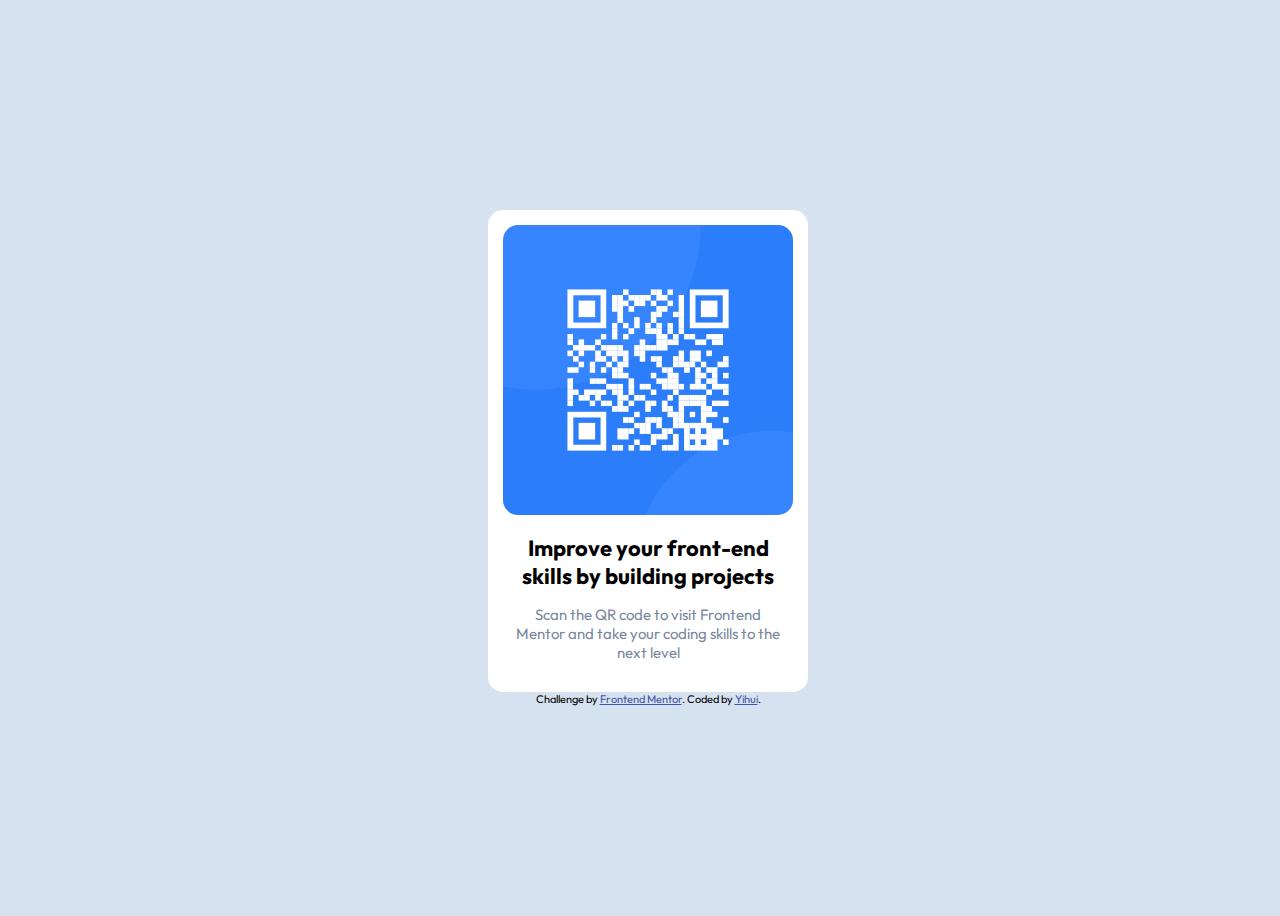
<file: 1-qr-code-component-main/index.html>
<!DOCTYPE html>
<html lang="en">
  <head>
    <meta charset="UTF-8" />
    <meta name="viewport" content="width=device-width, initial-scale=1.0" />
    <!-- displays site properly based on user's device -->

    <link rel="preconnect" href="https://fonts.googleapis.com" />
    <link rel="preconnect" href="https://fonts.gstatic.com" crossorigin />
    <link href="https://fonts.googleapis.com/css2?family=Outfit:wght@400;700&display=swap" rel="stylesheet" />

    <link rel="icon" type="image/png" sizes="32x32" href="./images/favicon-32x32.png" />
    <link rel="stylesheet" type="text/css" href="./style.css" />

    <title>Frontend Mentor | QR code component</title>
  </head>
  <body>
    <div class="container">
      <div class="main-wrapper">
        <div class="qr-code-wrapper">
          <img src="./images/image-qr-code.png" class="qr-code-image" />
        </div>
        <div class="text-wrapper">
          <p class="text-title">Improve your front-end skills by building projects</p>
          <p class="text-main">
            Scan the QR code to visit Frontend Mentor and take your coding skills to the next level
          </p>
        </div>
      </div>
      <div class="attribution">
        Challenge by <a href="https://www.frontendmentor.io?ref=challenge" target="_blank">Frontend Mentor</a>. Coded by
        <a href="https://github.com/Huizz">Yihui</a>.
      </div>
    </div>
  </body>
</html>
</file>
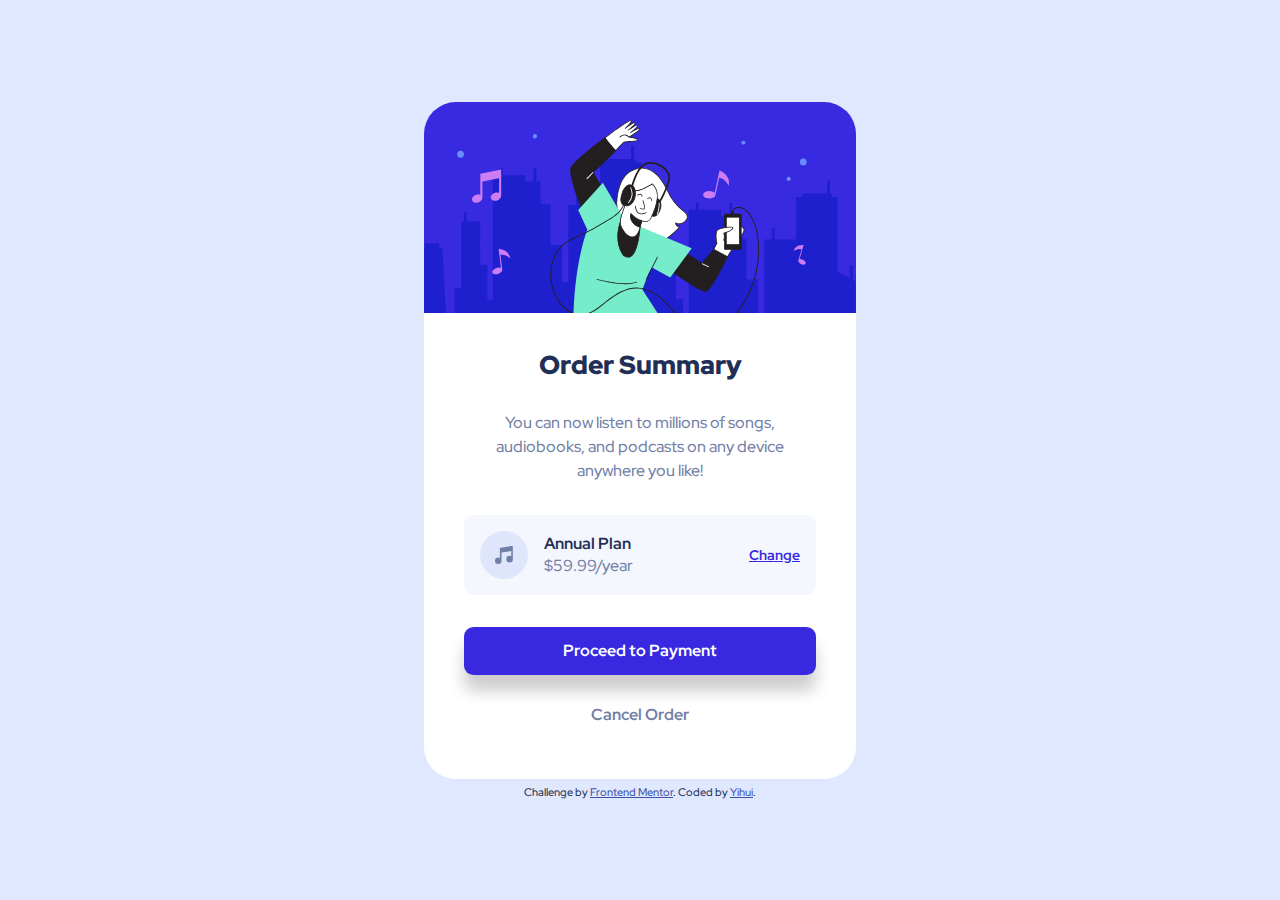
<file: 2-order-summary-component-main/index.html>
<!DOCTYPE html>
<html lang="en">
  <head>
    <meta charset="UTF-8" />
    <meta name="viewport" content="width=device-width, initial-scale=1.0" />
    <!-- displays site properly based on user's device -->

    <link rel="icon" type="image/png" sizes="32x32" href="./images/favicon-32x32.png" />
    <link rel="stylesheet" type="text/css" href="./style.css" />

    <title>Frontend Mentor | Order summary card</title>
    <style></style>
  </head>
  <body>
    <main class="main--container">
      <header class="hero--container">
        <img class="image--hero" src="./images/illustration-hero.svg" alt="A person listening to music" />
      </header>
      <div class="order-wrapper">
        <h1 class="order-title">Order Summary</h1>

        <p class="order-description">
          You can now listen to millions of songs, audiobooks, and podcasts on any device anywhere you like!
        </p>

        <div class="order-charges">
          <img src="./images/icon-music.svg" alt="music icon" />
          <div class="order-charges--description">
            <p class="order-charges--type">Annual Plan</p>
            <p class="order-charges--price">$59.99/year</p>
          </div>
          <div>
            <a class="order-charges--action" href="#">Change</a>
          </div>
        </div>

        <div class="order-cta">
          <button class="order-cta--proceed">Proceed to Payment</button>
          <button class="order-cta--cancel">Cancel Order</button>
        </div>
      </div>
    </main>

    <footer class="attribution">
      Challenge by <a href="https://www.frontendmentor.io?ref=challenge" target="_blank">Frontend Mentor</a>. Coded by
      <a href="https://github.com/Huizz">Yihui</a>.
    </footer>
  </body>
</html>
</file>
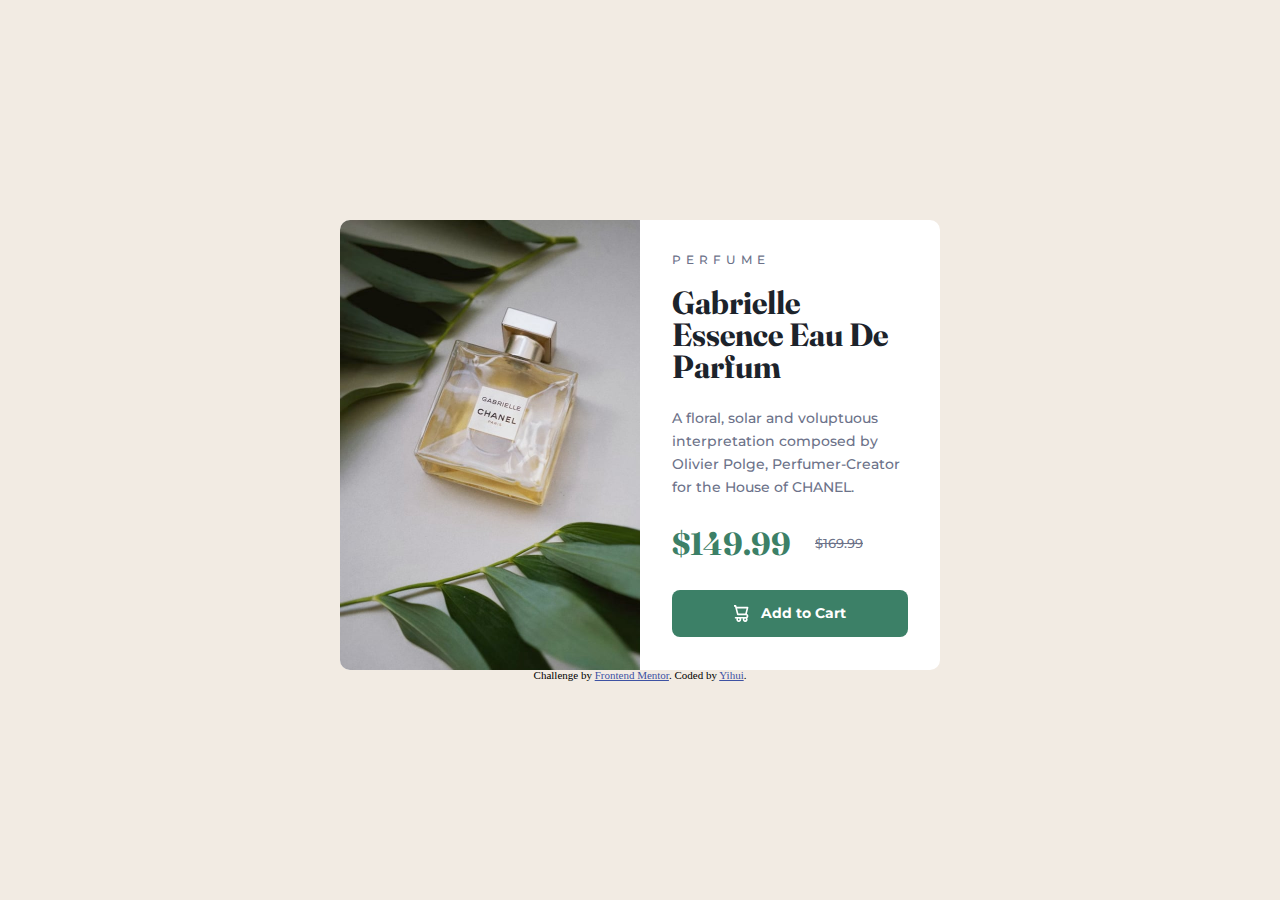
<file: 4-product-preview-card-component/index.html>
<!DOCTYPE html>
<html lang="en">
  <head>
    <meta charset="UTF-8" />
    <meta name="viewport" content="width=device-width, initial-scale=1.0" />
    <!-- displays site properly based on user's device -->

    <link rel="icon" type="image/png" sizes="32x32" href="./images/favicon-32x32.png" />
    <link rel="stylesheet" type="text/css" href="./style.css" />

    <title>Frontend Mentor | Product preview card component</title>
  </head>
  <body class="main-wrapper">
    <main>
      <div class="product-container">
        <img class="product__image" alt="Perfume bottle" />
        <div class="product__main">
          <p class="product__category">Perfume</p>
          <p class="product__name">Gabrielle Essence Eau De Parfum</p>
          <p class="product__description">
            A floral, solar and voluptuous interpretation composed by Olivier Polge, Perfumer-Creator for the House of
            CHANEL.
          </p>
          <div class="product-price">
            <p class="product-price__sale">$149.99</p>
            <p class="product-price__original">$169.99</p>
          </div>
          <button class="product-cta">
            <img class="product-cta__icon" src="./images/icon-cart.svg" alt="" />
            <p class="product-cta__text">Add to Cart</p>
          </button>
        </div>
      </div>
    </main>

    <footer class="attribution">
      Challenge by <a href="https://www.frontendmentor.io?ref=challenge" target="_blank">Frontend Mentor</a>. Coded by
      <a href="https://github.com/Huizz">Yihui</a>.
    </footer>
  </body>
</html>
</file>
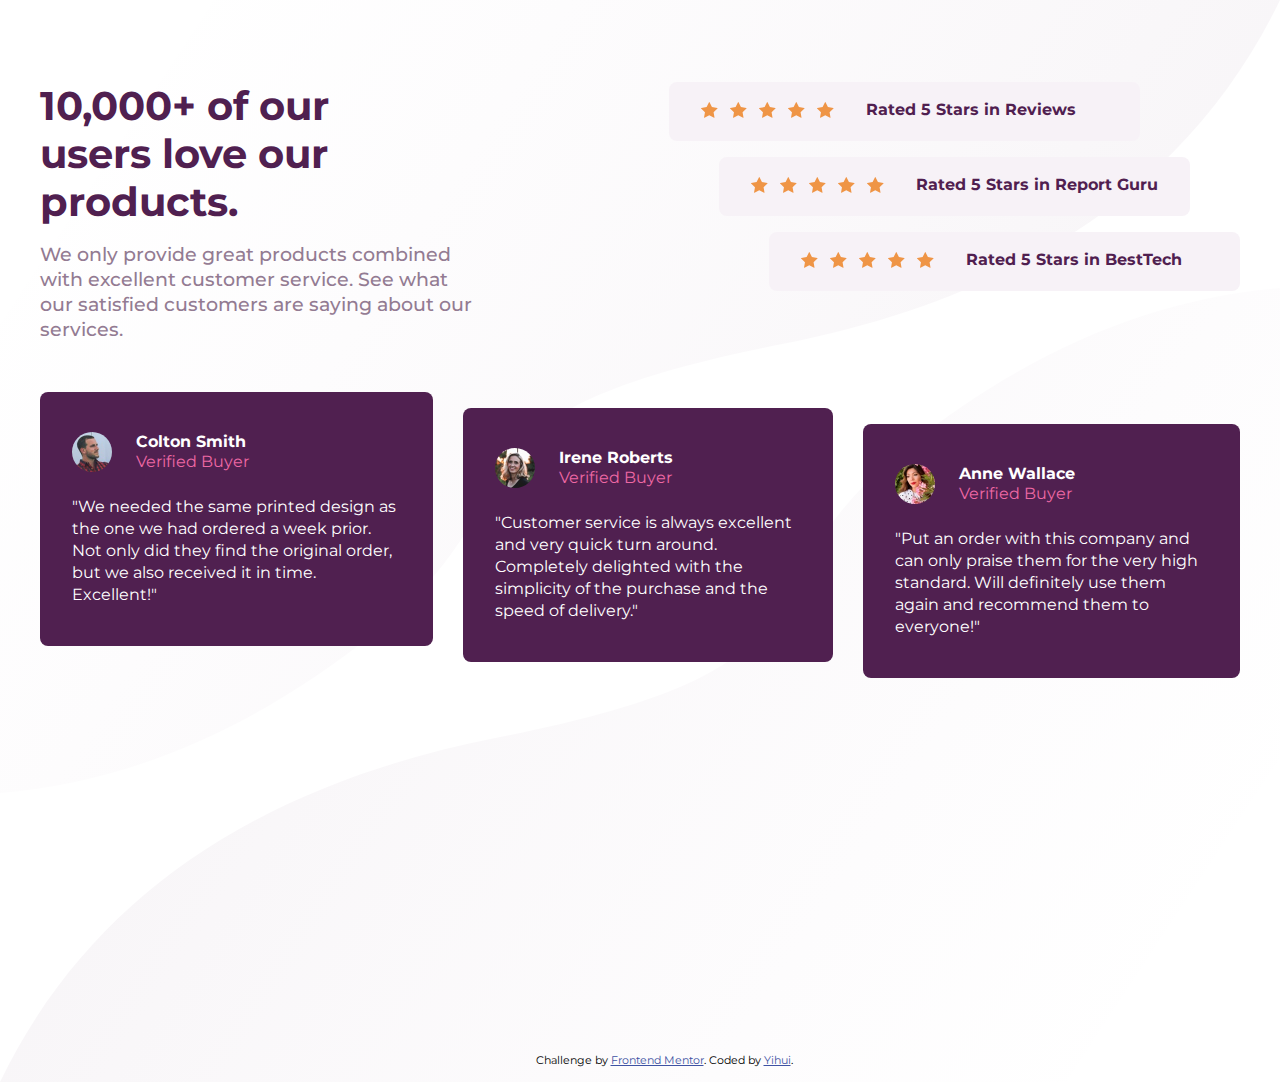
<file: 5-social-proof-section-master/index.html>
<!DOCTYPE html>
<html lang="en">
  <head>
    <meta charset="UTF-8" />
    <meta name="viewport" content="width=device-width, initial-scale=1.0" />
    <!-- displays site properly based on user's device -->

    <link rel="icon" type="image/png" sizes="32x32" href="./images/favicon-32x32.png" />
    <link rel="stylesheet" type="text/css" href="./style.css" />

    <title>Frontend Mentor | Social proof section</title>
  </head>
  <body>
    <main>
      <div class="main-wrapper">
        <div class="description">
          <div class="description__text">
            <h1>10,000+ of our users love our products.</h1>

            <p class="description__subtitle">
              We only provide great products combined with excellent customer service. See what our satisfied customers
              are saying about our services.
            </p>
          </div>

          <div class="ratings">
            <article class="rating__item">
              <div class="rating__level">
                <img src="./images/icon-star.svg" alt="star" />
                <img src="./images/icon-star.svg" alt="star" />
                <img src="./images/icon-star.svg" alt="star" />
                <img src="./images/icon-star.svg" alt="star" />
                <img src="./images/icon-star.svg" alt="star" />
              </div>
              <h2>Rated 5 Stars in Reviews</h2>
            </article>
            <article class="rating__item">
              <div class="rating__level">
                <img src="./images/icon-star.svg" alt="star" />
                <img src="./images/icon-star.svg" alt="star" />
                <img src="./images/icon-star.svg" alt="star" />
                <img src="./images/icon-star.svg" alt="star" />
                <img src="./images/icon-star.svg" alt="star" />
              </div>
              <h2>Rated 5 Stars in Report Guru</h2>
            </article>
            <article class="rating__item">
              <div class="rating__level">
                <img src="./images/icon-star.svg" alt="star" />
                <img src="./images/icon-star.svg" alt="star" />
                <img src="./images/icon-star.svg" alt="star" />
                <img src="./images/icon-star.svg" alt="star" />
                <img src="./images/icon-star.svg" alt="star" />
              </div>
              <h2>Rated 5 Stars in BestTech</h2>
            </article>
          </div>
        </div>

        <div class="reviews">
          <article class="review__item">
            <div class="review__item__top">
              <img class="review__item__image" src="./images/image-colton.jpg" alt="Colton" />
              <div class="review__item__top__text">
                <h2 class="review__item__buyer">Colton Smith</h2>
                <p class="review__item__buyer-type">Verified Buyer</p>
              </div>
            </div>
            <p class="review__item__bottom">
              "We needed the same printed design as the one we had ordered a week prior. Not only did they find the
              original order, but we also received it in time. Excellent!"
            </p>
          </article>

          <article class="review__item">
            <div class="review__item__top">
              <img class="review__item__image" src="./images/image-irene.jpg" alt="Irene" />
              <div class="review__item__top__text">
                <h2 class="review__item__buyer">Irene Roberts</h2>
                <p class="review__item__buyer-type">Verified Buyer</p>
              </div>
            </div>
            <p class="review__item__bottom">
              "Customer service is always excellent and very quick turn around. Completely delighted with the simplicity
              of the purchase and the speed of delivery."
            </p>
          </article>

          <article class="review__item">
            <div class="review__item__top">
              <img class="review__item__image" src="./images/image-anne.jpg" alt="Anne" />
              <div class="review__item__top__text">
                <h2 class="review__item__buyer">Anne Wallace</h2>
                <p class="review__item__buyer-type">Verified Buyer</p>
              </div>
            </div>
            <p class="review__item__bottom">
              "Put an order with this company and can only praise them for the very high standard. Will definitely use
              them again and recommend them to everyone!"
            </p>
          </article>
        </div>
      </div>
      <div class="attribution">
        Challenge by
        <a href="https://www.frontendmentor.io?ref=challenge" target="_blank">Frontend Mentor</a>. Coded by
        <a href="https://github.com/Huizz">Yihui</a>.
      </div>
    </main>
  </body>
</html>
</file>
<file: 1-qr-code-component-main/style.css>
:root {
  --color-white: hsl(0, 0%, 100%);
  --color-light-gray: hsl(212, 45%, 89%);
  --color-grayish-blue: hsl(220, 15%, 55%);
  --color-dark-blue: hsl(218, 44%, 22%);
  --wd-desktop: 1440px;
  --wd-mobile: 375px;
  --base-unit: 15px;
}

/* original styles */
.attribution {
  font-size: 11px;
  text-align: center;
}
.attribution a {
  color: hsl(228, 45%, 44%);
}
/* end of original styles */
body {
  width: 100vw;
  height: 100vh;
  background-color: var(--color-light-gray);
  font-size: var(--base-unit);
  font-family: "Outfit", sans-serif;
  display: flex;
  justify-content: center;
  align-items: center;
}

.main-wrapper {
  background-color: var(--color-white);
  border-radius: var(--base-unit);
  margin-left: auto;
  margin-right: auto;
  width: 48%;
  padding: var(--base-unit) var(--base-unit) calc(var(--base-unit) * 2);
  text-align: center;
}

.qr-code-image {
  max-width: 100%;
  border-radius: var(--base-unit);
}

.text-wrapper {
  width: 92%;
  margin-left: auto;
  margin-right: auto;
  margin-top: var(--base-unit);
  display: flex;
  flex-direction: column;
  gap: var(--base-unit);
}

.text-title {
  margin: 0;
  font-size: 22px;
  font-weight: 700;
}

.text-main {
  margin: 0;
  color: var(--color-grayish-blue);
}

@media screen and (max-width: 375px) {
  body {
    padding: var(--base-unit);
    width: auto;
    height: auto;
  }

  .main-wrapper {
    width: auto;
  }
}
</file>
<file: 2-order-summary-component-main/style.css>
@import url("https://fonts.googleapis.com/css2?family=Red+Hat+Display:wght@500;700;900&display=swap");

/** CSS reset */
body,
main,
h1,
p,
div,
a,
button {
  margin: 0;
  padding: 0;
  border: 0;
  font-size: 100%;
  font: inherit;
  vertical-align: baseline;
  font-family: inherit;
}

body {
  line-height: 1;
}

button {
  overflow: visible;
  text-transform: none;
  color: inherit;
  background-color: transparent;
}

/** Original styles */
.attribution {
  font-size: 11px;
  text-align: center;
  margin-top: 0.5rem;
}
.attribution a {
  color: hsl(228, 45%, 44%);
}

/** Custom styles */
:root {
  --color-pale-blue: hsl(225, 100%, 94%);
  --color-bright-blue: hsl(245, 75%, 52%);
  --color-very-pale-blue: hsl(225, 100%, 98%);
  --color-desaturated-blue: hsl(224, 23%, 55%);
  --color-dark-blue: hsl(223, 47%, 23%);
  --wd-desktop: 1440px;
  --wd-mobile: 375px;
}

body {
  display: flex;
  flex-direction: column;
  justify-content: center;
  box-sizing: border-box;
  min-height: 100vh;
  padding: 2rem 1rem;
  background-color: var(--color-pale-blue);
  font-family: "Red Hat Display", sans-serif;
  font-weight: 500;
  color: var(--color-dark-blue);
}

.main--container {
  background-color: #fff;
  border-radius: 2rem;
  overflow: hidden;
}

.hero--container {
  line-height: 0;
}

.image--hero {
  width: 100%;
}

.order-wrapper {
  padding: 1.5rem;
}

.order-title {
  font-size: 1.6rem;
  font-weight: 900;
  text-align: center;
  margin-bottom: 2rem;
}

.order-description {
  text-align: center;
  line-height: 1.5rem;
  color: var(--color-desaturated-blue);
}

.order-charges {
  display: flex;
  flex-wrap: wrap;
  align-items: center;
  gap: 1rem;
  margin-top: 2rem;
  background-color: var(--color-very-pale-blue);
  padding: 1rem;
  border-radius: 0.6rem;
}

.order-charges--description {
  flex-grow: 1;
  display: flex;
  flex-direction: column;
  gap: 0.4rem;
}

.order-charges--type {
  font-weight: 700;
}

.order-charges--price {
  color: var(--color-desaturated-blue);
}

.order-charges--action {
  font-weight: 700;
  color: var(--color-bright-blue);
  font-size: 0.9rem;
}

.order-charges--action:hover {
  opacity: 0.8;
}

button {
  display: block;
  width: 100%;
  padding: 1rem;
  text-align: center;
  border-radius: 0.6rem;
  font-weight: 700;
}

.order-cta {
  margin-top: 2rem;
}

.order-cta--proceed {
  background-color: var(--color-bright-blue);
  color: #fff;
  box-shadow: 0 1rem 1rem rgb(0 0 0 / 20%);
}

.order-cta--proceed:hover {
  opacity: 0.8;
}

.order-cta--cancel {
  margin-top: 1rem;
  color: var(--color-desaturated-blue);
}

.order-cta--cancel:hover {
  color: var(--color-dark-blue);
}

@media screen and (min-width: 768px) {
  .main--container {
    max-width: 27rem;
    margin-inline: auto;
  }

  .order-wrapper {
    padding: 2.5rem;
  }
}
</file>
<file: 4-product-preview-card-component/style.css>
@import url("https://fonts.googleapis.com/css2?family=Fraunces:opsz,wght,SOFT@9..144,100..700,0..100&family=Montserrat:ital,wght@0,500;0,700;1,500;1,700&display=swap");

/** CSS reset */
body,
main,
h1,
p,
div,
a,
button {
  margin: 0;
  padding: 0;
  border: 0;
  font-size: 100%;
  font: inherit;
  vertical-align: baseline;
  font-family: inherit;
}

body {
  line-height: 1;
}

button {
  overflow: visible;
  text-transform: none;
  color: inherit;
  background-color: transparent;
}

/** Original styles */
.attribution {
  font-size: 11px;
  text-align: center;
}
.attribution a {
  color: hsl(228, 45%, 44%);
}

/** Custom styles */
:root {
  --color-dark-cyan: hsl(158, 36%, 37%);
  --color-cream: hsl(30, 38%, 92%);
  --color-very-dark-blue: hsl(212, 21%, 14%);
  --color-dark-grayish-blue: hsl(228, 12%, 48%);
  --color-white: hsl(0, 0%, 100%);
}

.main-wrapper {
  background-color: var(--color-cream);
  padding: 1.75rem 1rem;
}

.product-container {
  display: flex;
  border-radius: 0.625rem;
  flex-direction: column;
  background-color: var(--color-white);
  max-width: 37.5rem;
}

.product__image {
  content: url("./images/image-product-mobile.jpg");
  border-radius: 0.625rem 0.625rem 0 0;
  max-width: 100%;
}

.product__main {
  display: flex;
  flex-direction: column;
  padding: 1.5rem;
}

.product__category {
  text-transform: uppercase;
  letter-spacing: 0.3125rem;
  font-weight: 500;
  font-size: 0.75rem;
  line-height: 0.9375rem;
  color: var(--color-dark-grayish-blue);
  font-family: "Montserrat", sans-serif;
}

.product__name {
  margin-top: 0.75rem;
  font-family: "Fraunces", serif;
  font-weight: 700;
  font-size: 2rem;
  line-height: 2rem;
  color: var(--color-very-dark-blue);
  font-variation-settings: "opsz" 80;
}

.product__description {
  margin-top: 1rem;
  font-family: "Montserrat", sans-serif;
  font-size: 0.875rem;
  line-height: 1.4375rem;
  font-weight: 500;
  color: var(--color-dark-grayish-blue);
}

.product-price {
  margin-top: 1.5rem;
  display: flex;
  align-items: center;
}

.product-price__sale {
  margin-right: 1.5rem;
  font-family: "Fraunces", serif;
  font-weight: 700;
  font-size: 2rem;
  line-height: 2rem;
  color: var(--color-dark-cyan);
  font-variation-settings: "opsz" 80;
}

.product-price__original {
  font-family: "Montserrat", sans-serif;
  font-weight: 500;
  font-size: 0.8125rem;
  line-height: 1.4375rem;
  color: var(--color-dark-grayish-blue);
  text-decoration-line: line-through;
}

.product-cta {
  margin-top: 1.25rem;
  background-color: var(--color-dark-cyan);
  display: flex;
  padding: 0.9375rem;
  border-radius: 0.5rem;
  justify-content: center;
}

.product-cta:hover,
.product-cta:focus {
  background-color: hsl(158, 43%, 18%);
  cursor: pointer;
}

.product-cta__icon {
  color: var(--color-white);
  margin-right: 0.75rem;
}

.product-cta__text {
  font-family: "Montserrat", sans-serif;
  font-weight: 700;
  font-size: 0.875rem;
  line-height: 1.0625rem;
  color: var(--color-white);
}

@media screen and (min-width: 768px) {
  .main-wrapper {
    min-height: 100vh;
    padding: 0;
    display: flex;
    flex-direction: column;
    justify-content: center;
  }

  .product-container {
    display: grid;
    grid-template-columns: 1fr 1fr;
    margin-left: auto;
    margin-right: auto;
  }

  .product__image {
    content: url("./images/image-product-desktop.jpg");
    border-radius: 0.625rem 0 0 0.625rem;
  }

  .product__main {
    padding: 2rem;
  }

  .product__name {
    margin-top: 1.25rem;
  }

  .product__description {
    margin-top: 1.5rem;
  }

  .product-price {
    margin-top: 1.8125rem;
  }

  .product-cta {
    margin-top: 1.875rem;
  }
}
</file>
<file: 5-social-proof-section-master/style.css>
@import url("https://fonts.googleapis.com/css2?family=Fraunces:opsz,wght,SOFT@9..144,100..700,0..100&family=Montserrat:ital,wght@0,500;0,700;1,500;1,700&display=swap");

/** CSS reset */
body,
main,
h1,
h2,
p,
div,
a,
button {
  margin: 0;
  padding: 0;
  border: 0;
  font-size: 100%;
  font: inherit;
  vertical-align: baseline;
  font-family: inherit;
}

body {
  line-height: 1;
}

button {
  overflow: visible;
  text-transform: none;
  color: inherit;
  background-color: transparent;
}

/** Original styles */
.attribution {
  font-size: 11px;
  text-align: center;
}
.attribution a {
  color: hsl(228, 45%, 44%);
}

/** Custom styles */
:root {
  --color-dark-magenta: hsl(300, 43%, 22%);
  --color-soft-pink: hsl(333, 80%, 67%);
  --color-dark-grayish-magenta: hsl(303, 10%, 53%);
  --color-light-grayish-magenta: hsl(300, 24%, 96%);
  --color-white: hsl(0, 0%, 100%);
}

main {
  min-height: 100vh;
  font-family: "Montserrat", sans-serif;
  padding: 5.125rem 1.5rem 6.25rem;
  background-image: url("./images/bg-pattern-top-mobile.svg"), url("./images/bg-pattern-bottom-mobile.svg");
  background-repeat: no-repeat;
  background-position: left top, right bottom;
  background-size: contain;
  position: relative;
}

.description__text {
  text-align: center;
}

h1 {
  font-size: 2.5rem;
  font-weight: 700;
  line-height: 3rem;
  color: var(--color-dark-magenta);
}

.description__subtitle {
  font-size: 1.1875rem;
  font-weight: 500;
  line-height: 1.5625rem;
  color: var(--color-dark-grayish-magenta);
  margin-top: 1rem;
}

.ratings {
  display: flex;
  flex-direction: column;
  margin-top: 2.5rem;
}

.ratings > * + * {
  margin-top: 1rem;
}

.rating__item {
  background-color: var(--color-light-grayish-magenta);
  border-radius: 0.5rem;
  text-align: center;
  padding-top: 1rem;
  padding-bottom: 1rem;
}

.rating__level > * {
  display: inline-block;
}

.rating__level > * + * {
  margin-left: 0.5rem;
}

.rating__item > h2 {
  font-weight: 700;
  color: var(--color-dark-magenta);
}

.reviews {
  margin-top: 3.125rem;
}

.reviews > * + * {
  margin-top: 1rem;
}

.review__item {
  background-color: var(--color-dark-magenta);
  color: var(--color-white);
  border-radius: 0.5rem;
  padding: 2.5rem 2rem;
}

.review__item__top {
  display: flex;
  align-items: center;
}

.review__item__buyer {
  font-weight: 700;
}

.review__item__buyer-type {
  margin-top: 0.25rem;
  color: var(--color-soft-pink);
}

.review__item__image {
  border-radius: 50%;
  max-width: 2.5rem;
  margin-right: 1.5rem;
}

.review__item__bottom {
  margin-top: 1.5rem;
  line-height: 1.375rem;
}

.attribution {
  position: absolute;
  bottom: 1rem;
  width: 100%;
}

@media screen and (min-width: 64rem) {
  main {
    background-image: url("./images/bg-pattern-top-desktop.svg"), url("./images/bg-pattern-bottom-desktop.svg");
    background-repeat: no-repeat;
    background-position: left top, right bottom;
    background-size: contain;
  }

  .main-wrapper {
    max-width: 75rem;
    margin-left: auto;
    margin-right: auto;
  }
  .description {
    display: flex;
    justify-content: space-between;
  }

  .description__text {
    max-width: 27.8125rem;
    text-align: left;
    padding-right: 5rem;
  }

  .description__text > h1 {
    max-width: 80%;
  }

  .ratings {
    flex-shrink: 0;
    margin-top: 0;
  }

  .rating__item {
    display: flex;
    padding: 1.25rem 2rem;
  }

  .rating__item:first-child {
    margin-left: -6.25rem;
    margin-right: 6.25rem;
  }

  .rating__item:nth-child(2) {
    margin-left: -3.125rem;
    margin-right: 3.125rem;
  }

  .rating__level {
    margin-right: 2rem;
  }

  .reviews {
    display: flex;
  }

  .reviews > * + * {
    margin-left: 1.875rem;
    margin-top: 0;
  }

  .review__item:nth-child(2) {
    transform: translateY(1rem);
  }

  .review__item:nth-child(3) {
    transform: translateY(2rem);
  }
}
</file>
